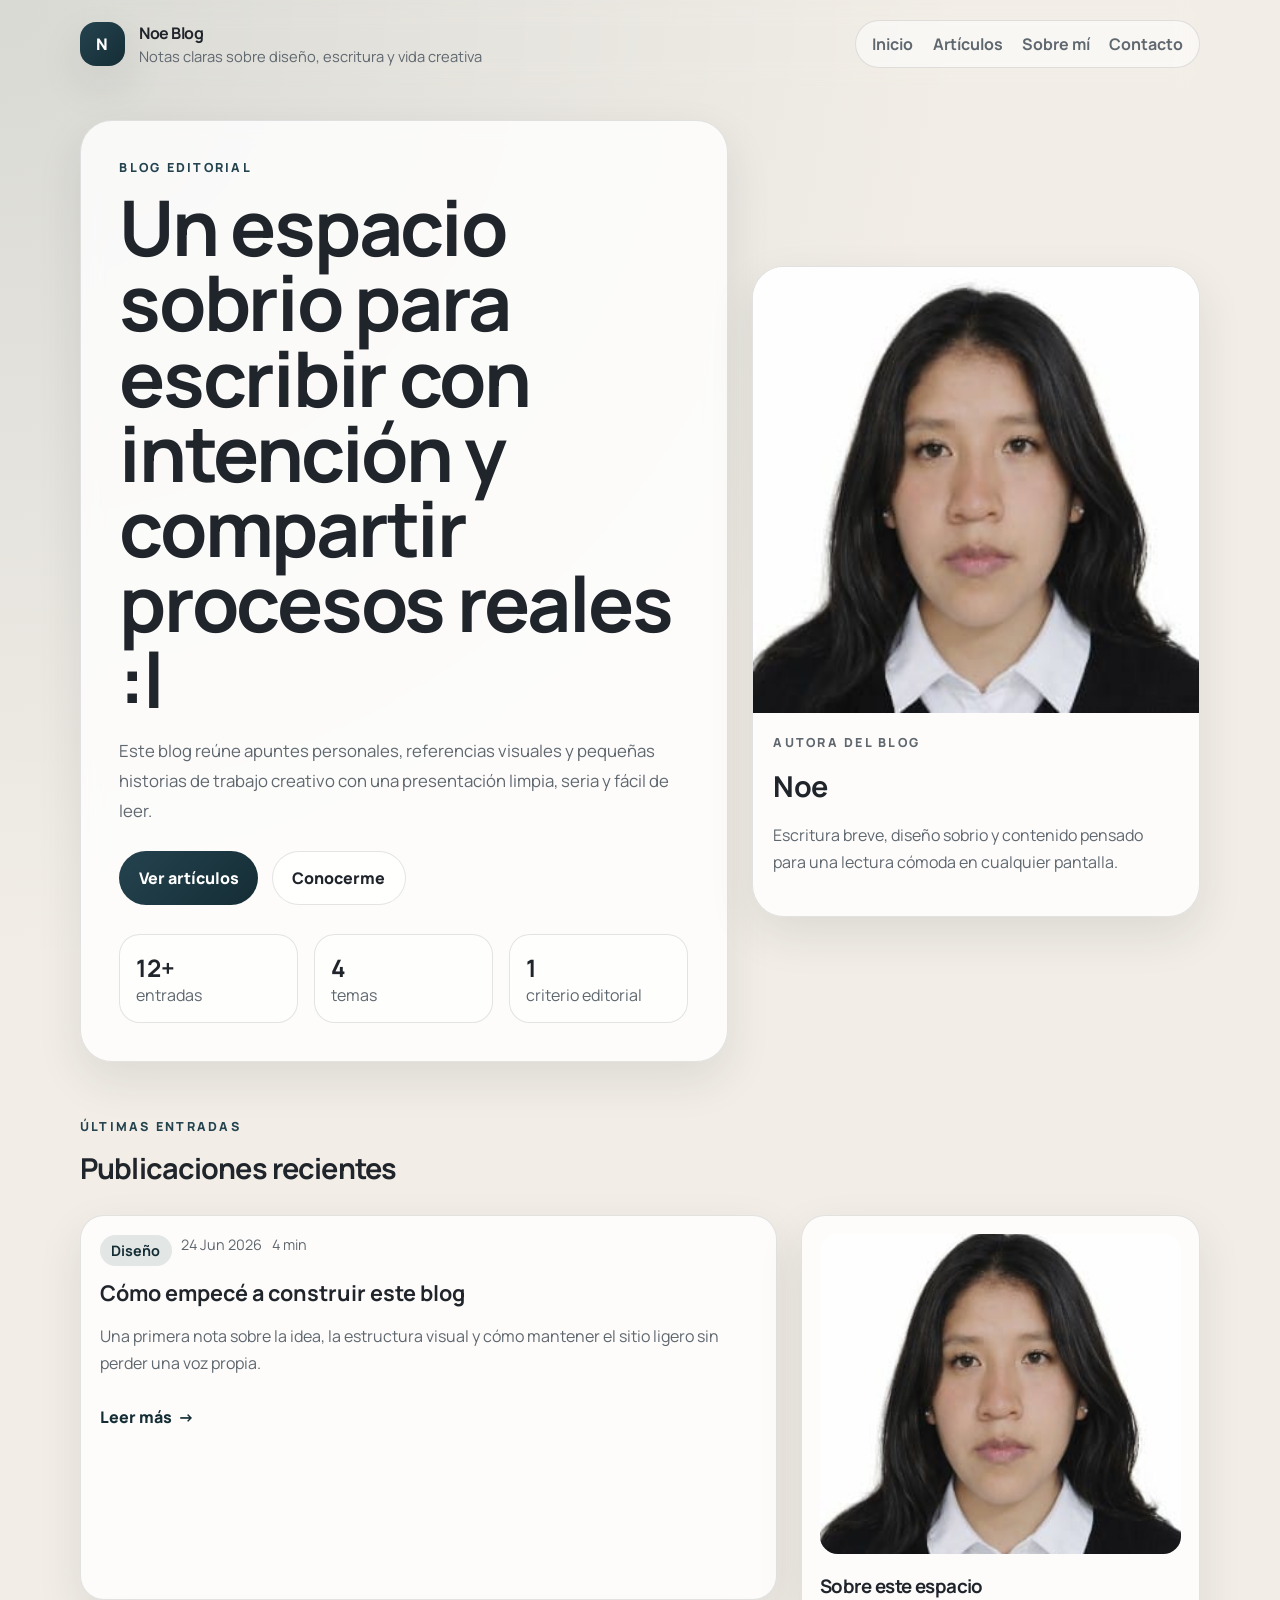
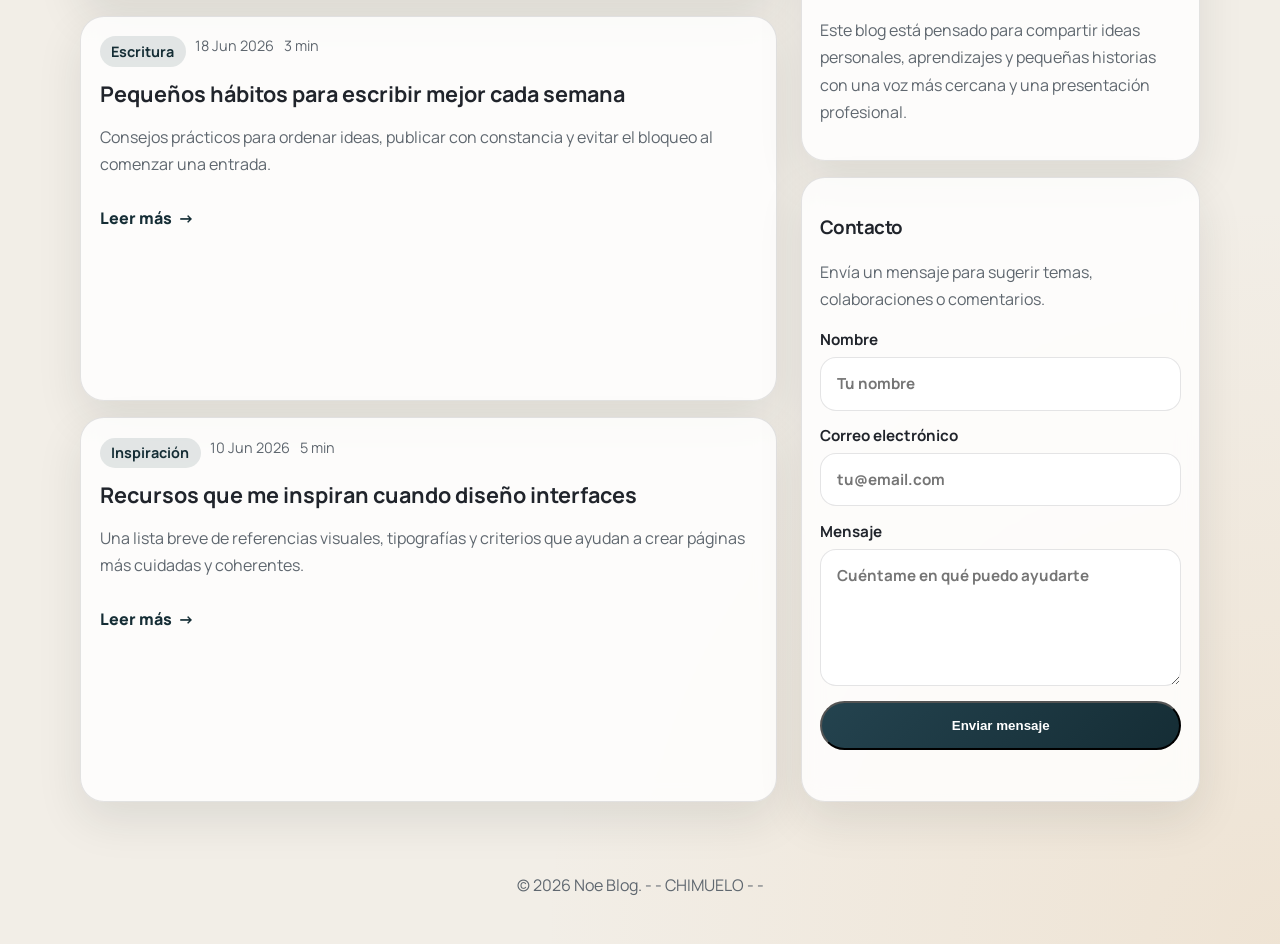
<file: index.html>
<!DOCTYPE html>
<html lang="es">
<head>
  <meta charset="UTF-8">
  <meta name="viewport" content="width=device-width, initial-scale=1.0">
  <title>Noe Blog | Notas y proyectos</title>
  <link rel="preconnect" href="https://fonts.googleapis.com">
  <link rel="preconnect" href="https://fonts.gstatic.com" crossorigin>
  <link href="https://fonts.googleapis.com/css2?family=Manrope:wght@400;500;700;800&display=swap" rel="stylesheet">
  <link rel="stylesheet" href="styles.css">
</head>
<body>
  <header class="site-header">
    <div class="brand">
      <span class="brand-mark">N</span>
      <div>
        <strong>Noe Blog</strong>
        <p>Notas claras sobre diseño, escritura y vida creativa</p>
      </div>
    </div>
    <button class="menu-button" id="menuButton" aria-expanded="false" aria-controls="siteNav">Menú</button>
    <nav class="site-nav" id="siteNav">
      <a href="#inicio">Inicio</a>
      <a href="#articulos">Artículos</a>
      <a href="#sobre-mi">Sobre mí</a>
      <a href="#contacto">Contacto</a>
    </nav>
  </header>

  <main>
    <section class="hero" id="inicio">
      <div class="hero-copy">
        <p class="eyebrow">Blog editorial</p>
        <h1>Un espacio sobrio para escribir con intención y compartir procesos reales :l</h1>
        <p class="lead">
          Este blog reúne apuntes personales, referencias visuales y pequeñas historias
          de trabajo creativo con una presentación limpia, seria y fácil de leer.
        </p>
        <div class="hero-actions">
          <a class="primary-button" href="#articulos">Ver artículos</a>
          <a class="secondary-button" href="#sobre-mi">Conocerme</a>
        </div>
        <ul class="stats">
          <li><strong>12+</strong><span>entradas</span></li>
          <li><strong>4</strong><span>temas</span></li>
          <li><strong>1</strong><span>criterio editorial</span></li>
        </ul>
      </div>

      <div class="hero-card">
        <img src="noe.jpg" alt="Foto de perfil de Noe" class="profile-image">
        <div class="hero-card-copy">
          <p class="card-kicker">Autora del blog</p>
          <h2>Noe</h2>
          <p>Escritura breve, diseño sobrio y contenido pensado para una lectura cómoda en cualquier pantalla.</p>
        </div>
      </div>
    </section>

    <section class="content-grid" id="articulos">
      <div class="section-heading">
        <p class="eyebrow">Últimas entradas</p>
        <h2>Publicaciones recientes</h2>
      </div>

      <div class="posts-grid" id="postsGrid"></div>

      <aside class="sidebar">
        <article class="profile-panel" id="sobre-mi">
          <img src="noe.jpg" alt="Retrato de Noe" class="sidebar-image">
          <h3>Sobre este espacio</h3>
          <p>
            Este blog está pensado para compartir ideas personales, aprendizajes y
            pequeñas historias con una voz más cercana y una presentación profesional.
          </p>
        </article>

        <article class="contact-panel" id="contacto">
          <h3>Contacto</h3>
          <p>Envía un mensaje para sugerir temas, colaboraciones o comentarios.</p>
          <form class="contact-form" id="contactForm">
            <label>
              Nombre
              <input type="text" name="name" placeholder="Tu nombre" required>
            </label>
            <label>
              Correo electrónico
              <input type="email" name="email" placeholder="tu@email.com" required>
            </label>
            <label>
              Mensaje
              <textarea name="message" rows="5" placeholder="Cuéntame en qué puedo ayudarte" required></textarea>
            </label>
            <button type="submit" class="primary-button">Enviar mensaje</button>
            <p class="form-status" id="formStatus" aria-live="polite"></p>
          </form>
        </article>
      </aside>
    </section>
  </main>

  <footer class="site-footer">
    <p>© 2026 Noe Blog.  - - CHIMUELO - -</p>
  </footer>

  <script src="script.js"></script>
</body>
</html>
</file>
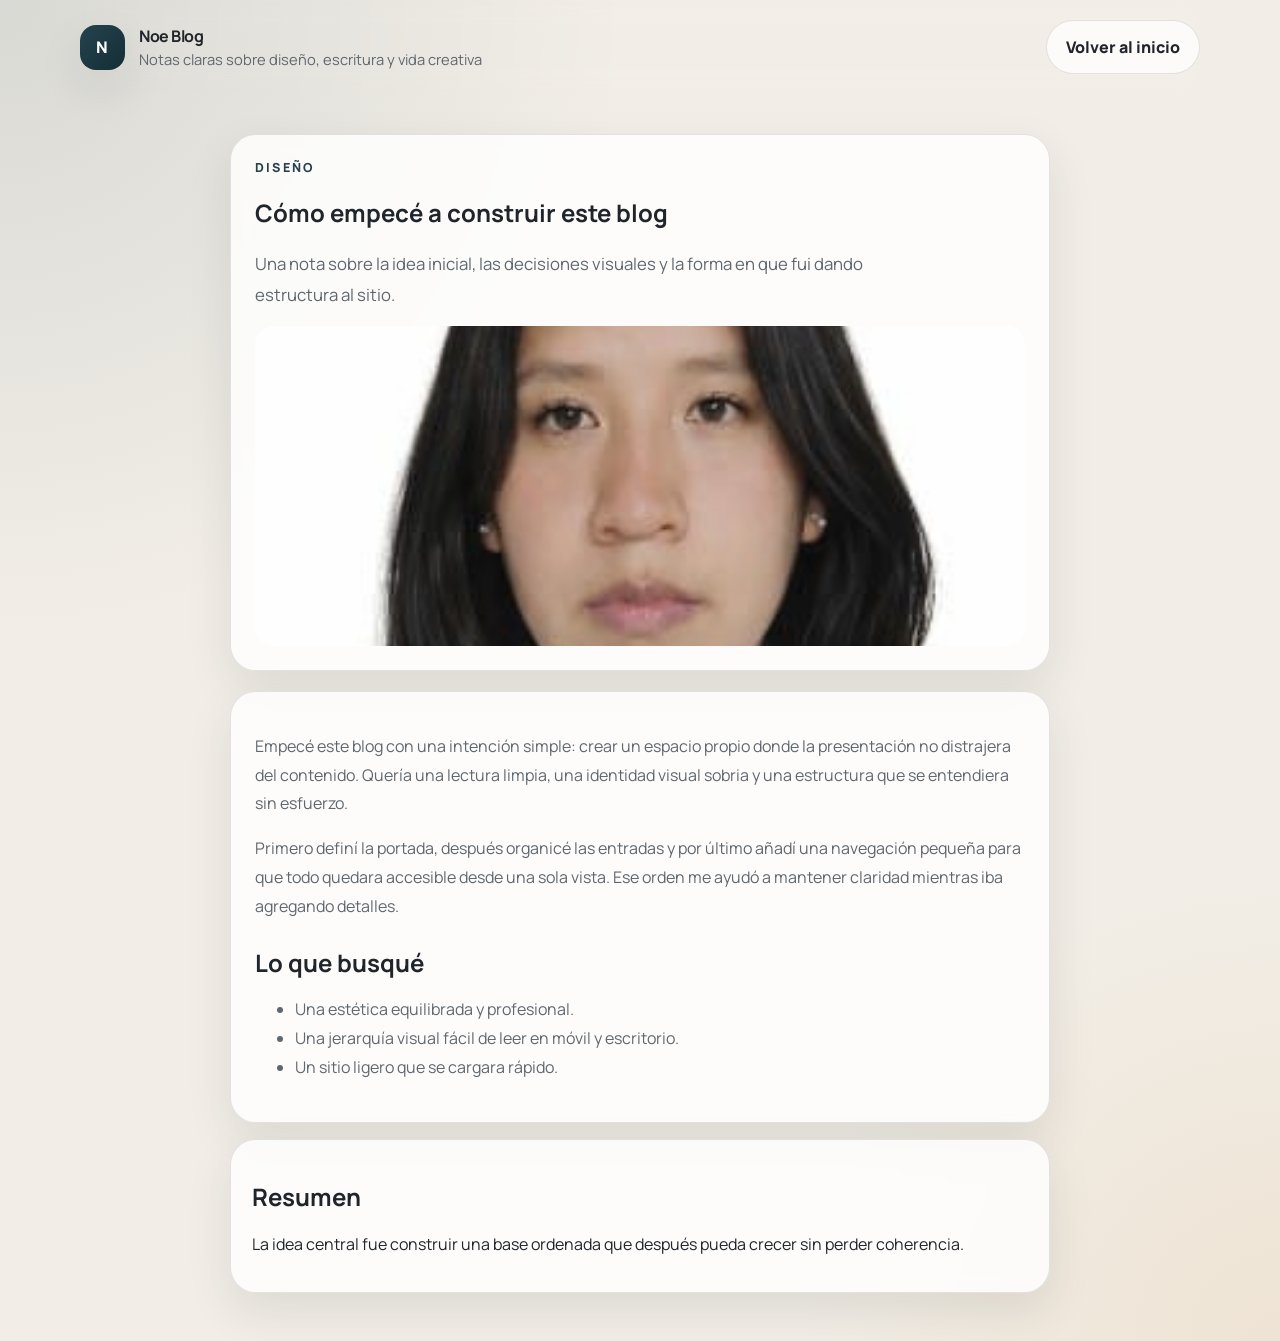
<file: post-1.html>
<!DOCTYPE html>
<html lang="es">
<head>
  <meta charset="UTF-8">
  <meta name="viewport" content="width=device-width, initial-scale=1.0">
  <title>Noe Blog | Cómo empecé a construir este blog</title>
  <link rel="preconnect" href="https://fonts.googleapis.com">
  <link rel="preconnect" href="https://fonts.gstatic.com" crossorigin>
  <link href="https://fonts.googleapis.com/css2?family=Manrope:wght@400;500;700;800&display=swap" rel="stylesheet">
  <link rel="stylesheet" href="styles.css">
</head>
<body>
  <header class="site-header">
    <div class="brand">
      <span class="brand-mark">N</span>
      <div>
        <strong>Noe Blog</strong>
        <p>Notas claras sobre diseño, escritura y vida creativa</p>
      </div>
    </div>
    <a class="secondary-button" href="index.html">Volver al inicio</a>
  </header>

  <main class="article-page">
    <section class="article-hero">
      <p class="eyebrow">Diseño</p>
      <h1>Cómo empecé a construir este blog</h1>
      <p class="lead">Una nota sobre la idea inicial, las decisiones visuales y la forma en que fui dando estructura al sitio.</p>
      <img src="noe.jpg" alt="Retrato de Noe">
    </section>

    <article class="article-content">
      <p>
        Empecé este blog con una intención simple: crear un espacio propio donde la
        presentación no distrajera del contenido. Quería una lectura limpia, una
        identidad visual sobria y una estructura que se entendiera sin esfuerzo.
      </p>
      <p>
        Primero definí la portada, después organicé las entradas y por último añadí
        una navegación pequeña para que todo quedara accesible desde una sola vista.
        Ese orden me ayudó a mantener claridad mientras iba agregando detalles.
      </p>
      <h2>Lo que busqué</h2>
      <ul>
        <li>Una estética equilibrada y profesional.</li>
        <li>Una jerarquía visual fácil de leer en móvil y escritorio.</li>
        <li>Un sitio ligero que se cargara rápido.</li>
      </ul>
    </article>

    <aside class="article-card">
      <h2>Resumen</h2>
      <p>La idea central fue construir una base ordenada que después pueda crecer sin perder coherencia.</p>
    </aside>
  </main>
</body>
</html>
</file>
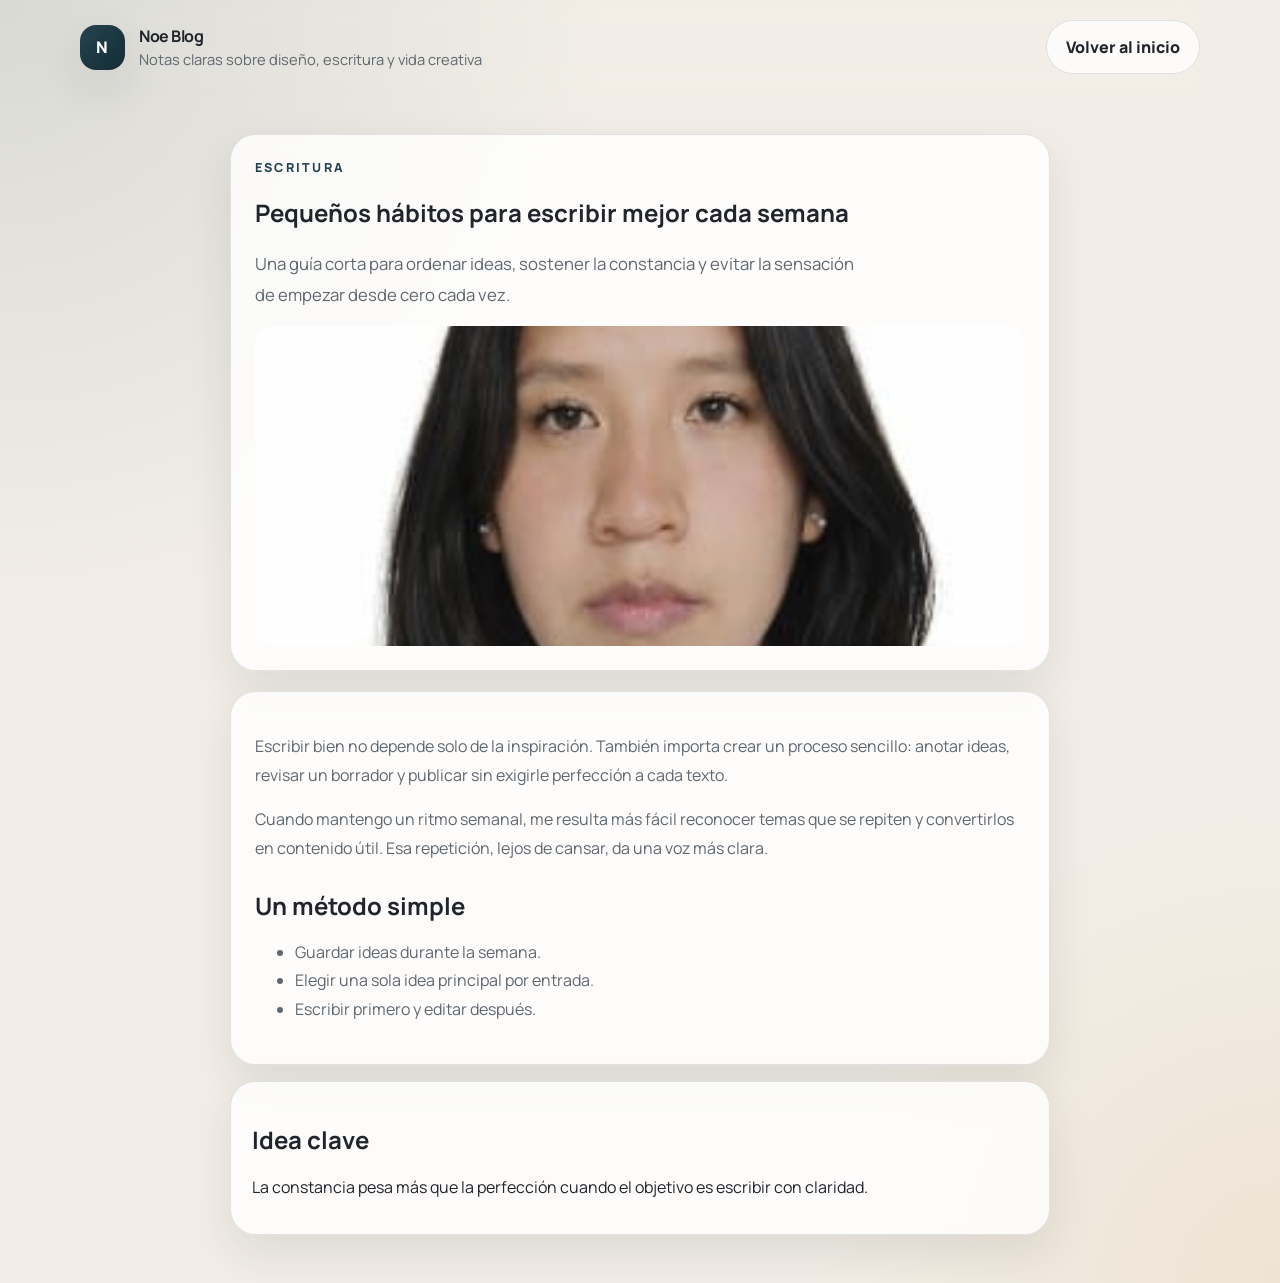
<file: post-2.html>
<!DOCTYPE html>
<html lang="es">
<head>
  <meta charset="UTF-8">
  <meta name="viewport" content="width=device-width, initial-scale=1.0">
  <title>Noe Blog | Pequeños hábitos para escribir mejor cada semana</title>
  <link rel="preconnect" href="https://fonts.googleapis.com">
  <link rel="preconnect" href="https://fonts.gstatic.com" crossorigin>
  <link href="https://fonts.googleapis.com/css2?family=Manrope:wght@400;500;700;800&display=swap" rel="stylesheet">
  <link rel="stylesheet" href="styles.css">
</head>
<body>
  <header class="site-header">
    <div class="brand">
      <span class="brand-mark">N</span>
      <div>
        <strong>Noe Blog</strong>
        <p>Notas claras sobre diseño, escritura y vida creativa</p>
      </div>
    </div>
    <a class="secondary-button" href="index.html">Volver al inicio</a>
  </header>

  <main class="article-page">
    <section class="article-hero">
      <p class="eyebrow">Escritura</p>
      <h1>Pequeños hábitos para escribir mejor cada semana</h1>
      <p class="lead">Una guía corta para ordenar ideas, sostener la constancia y evitar la sensación de empezar desde cero cada vez.</p>
      <img src="noe.jpg" alt="Retrato de Noe">
    </section>

    <article class="article-content">
      <p>
        Escribir bien no depende solo de la inspiración. También importa crear un
        proceso sencillo: anotar ideas, revisar un borrador y publicar sin exigirle
        perfección a cada texto.
      </p>
      <p>
        Cuando mantengo un ritmo semanal, me resulta más fácil reconocer temas que se
        repiten y convertirlos en contenido útil. Esa repetición, lejos de cansar,
        da una voz más clara.
      </p>
      <h2>Un método simple</h2>
      <ul>
        <li>Guardar ideas durante la semana.</li>
        <li>Elegir una sola idea principal por entrada.</li>
        <li>Escribir primero y editar después.</li>
      </ul>
    </article>

    <aside class="article-card">
      <h2>Idea clave</h2>
      <p>La constancia pesa más que la perfección cuando el objetivo es escribir con claridad.</p>
    </aside>
  </main>
</body>
</html>
</file>
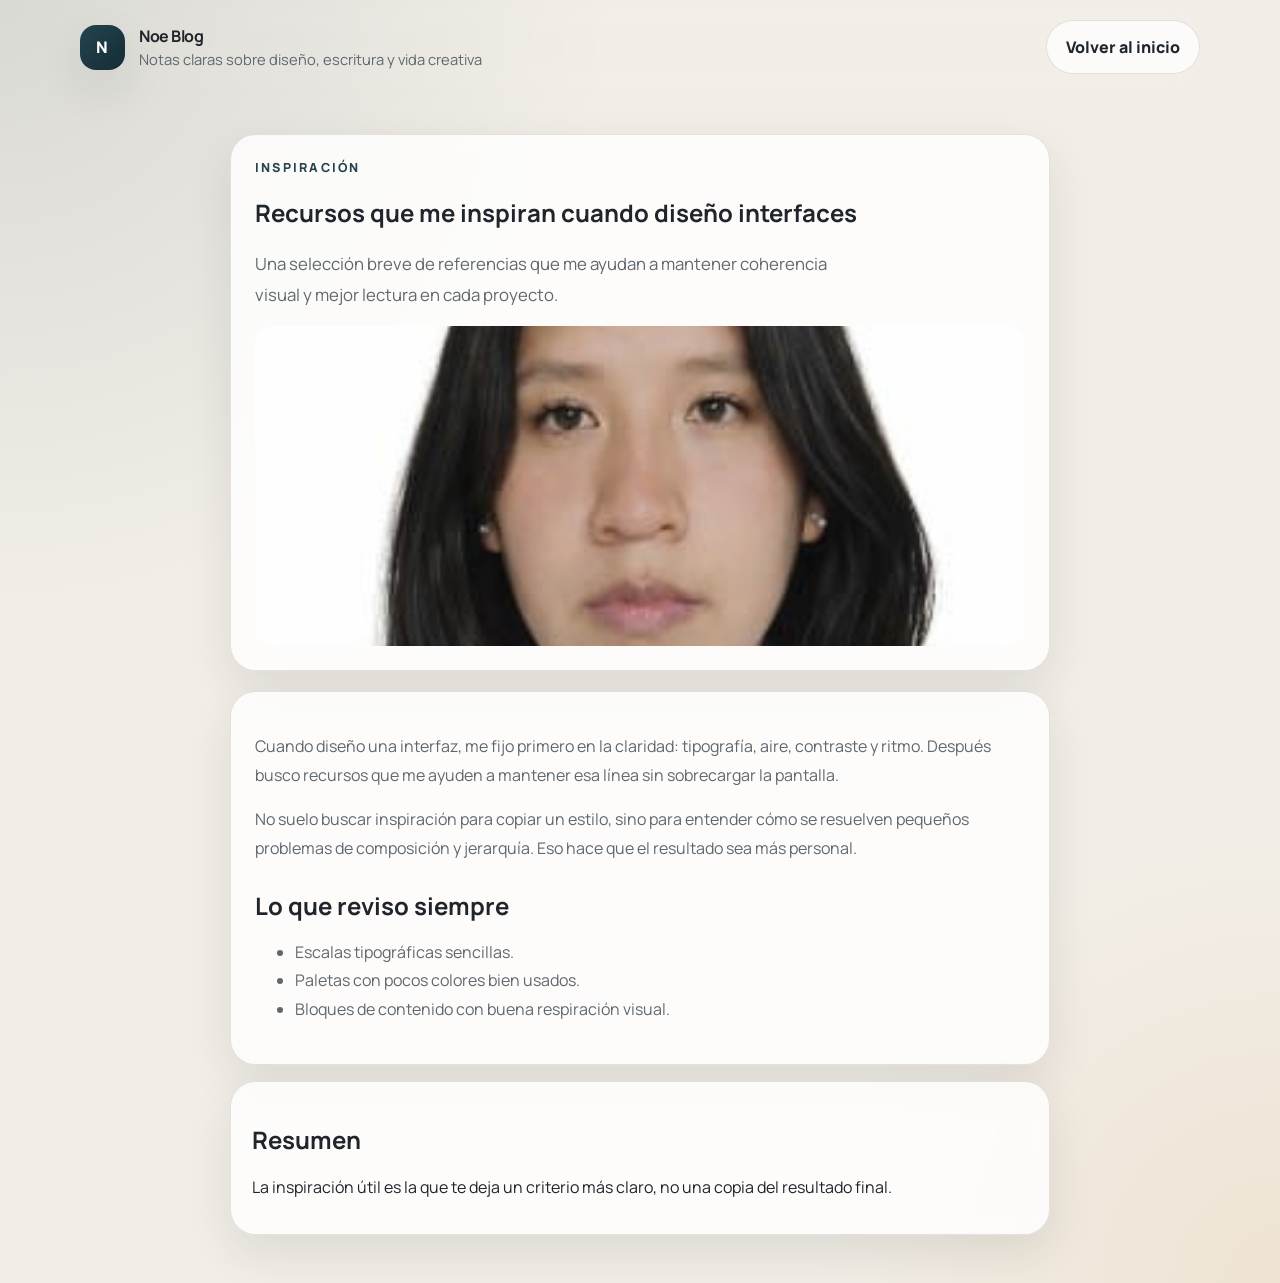
<file: post-3.html>
<!DOCTYPE html>
<html lang="es">
<head>
  <meta charset="UTF-8">
  <meta name="viewport" content="width=device-width, initial-scale=1.0">
  <title>Noe Blog | Recursos que me inspiran cuando diseño interfaces</title>
  <link rel="preconnect" href="https://fonts.googleapis.com">
  <link rel="preconnect" href="https://fonts.gstatic.com" crossorigin>
  <link href="https://fonts.googleapis.com/css2?family=Manrope:wght@400;500;700;800&display=swap" rel="stylesheet">
  <link rel="stylesheet" href="styles.css">
</head>
<body>
  <header class="site-header">
    <div class="brand">
      <span class="brand-mark">N</span>
      <div>
        <strong>Noe Blog</strong>
        <p>Notas claras sobre diseño, escritura y vida creativa</p>
      </div>
    </div>
    <a class="secondary-button" href="index.html">Volver al inicio</a>
  </header>

  <main class="article-page">
    <section class="article-hero">
      <p class="eyebrow">Inspiración</p>
      <h1>Recursos que me inspiran cuando diseño interfaces</h1>
      <p class="lead">Una selección breve de referencias que me ayudan a mantener coherencia visual y mejor lectura en cada proyecto.</p>
      <img src="noe.jpg" alt="Retrato de Noe">
    </section>

    <article class="article-content">
      <p>
        Cuando diseño una interfaz, me fijo primero en la claridad: tipografía, aire,
        contraste y ritmo. Después busco recursos que me ayuden a mantener esa línea
        sin sobrecargar la pantalla.
      </p>
      <p>
        No suelo buscar inspiración para copiar un estilo, sino para entender cómo
        se resuelven pequeños problemas de composición y jerarquía. Eso hace que el
        resultado sea más personal.
      </p>
      <h2>Lo que reviso siempre</h2>
      <ul>
        <li>Escalas tipográficas sencillas.</li>
        <li>Paletas con pocos colores bien usados.</li>
        <li>Bloques de contenido con buena respiración visual.</li>
      </ul>
    </article>

    <aside class="article-card">
      <h2>Resumen</h2>
      <p>La inspiración útil es la que te deja un criterio más claro, no una copia del resultado final.</p>
    </aside>
  </main>
</body>
</html>
</file>
<file: styles.css>
:root {
  --bg: #f2eee7;
  --surface: rgba(255, 255, 255, 0.82);
  --surface-strong: #ffffff;
  --text: #20242b;
  --muted: #5f676f;
  --accent: #24434f;
  --accent-strong: #152d35;
  --highlight: #d8a15d;
  --border: rgba(32, 36, 43, 0.12);
  --shadow: 0 18px 45px rgba(32, 36, 43, 0.1);
}

* {
  box-sizing: border-box;
}

html {
  scroll-behavior: smooth;
}

body {
  margin: 0;
  font-family: 'Manrope', sans-serif;
  color: var(--text);
  background:
    radial-gradient(circle at top left, rgba(36, 67, 79, 0.12), transparent 34%),
    radial-gradient(circle at bottom right, rgba(216, 161, 93, 0.14), transparent 26%),
    var(--bg);
}

a {
  color: inherit;
  text-decoration: none;
}

img {
  display: block;
  max-width: 100%;
}

.site-header,
.hero,
.content-grid,
.site-footer {
  width: min(1120px, calc(100% - 2rem));
  margin: 0 auto;
}

.site-header {
  display: flex;
  align-items: center;
  justify-content: space-between;
  gap: 1rem;
  padding: 1.25rem 0;
  position: sticky;
  top: 0;
  z-index: 20;
  backdrop-filter: blur(14px);
}

.brand {
  display: flex;
  align-items: center;
  gap: 0.9rem;
}

.brand-mark {
  width: 2.8rem;
  height: 2.8rem;
  border-radius: 1rem;
  display: grid;
  place-items: center;
  background: linear-gradient(135deg, var(--accent), var(--accent-strong));
  color: white;
  font-weight: 800;
  box-shadow: var(--shadow);
}

.brand strong,
.section-heading h2,
.hero-copy h1,
.hero-card h2,
.sidebar h3 {
  letter-spacing: -0.03em;
}

.brand p {
  margin: 0.1rem 0 0;
  color: var(--muted);
  font-size: 0.92rem;
}

.site-nav {
  display: flex;
  align-items: center;
  gap: 1.2rem;
  padding: 0.75rem 1rem;
  border: 1px solid var(--border);
  border-radius: 999px;
  background: rgba(255, 255, 255, 0.54);
}

.site-nav a {
  color: var(--muted);
  font-weight: 700;
}

.site-nav a:hover {
  color: var(--accent-strong);
}

.menu-button {
  display: none;
  border: 1px solid var(--border);
  background: var(--surface-strong);
  border-radius: 999px;
  padding: 0.8rem 1rem;
  font: inherit;
  font-weight: 700;
}

.hero {
  display: grid;
  grid-template-columns: 1.3fr 0.9fr;
  gap: 1.5rem;
  padding: 2rem 0 2.5rem;
  align-items: center;
}

.hero-copy,
.hero-card,
.posts-grid article,
.profile-panel,
.contact-panel {
  background: var(--surface);
  border: 1px solid var(--border);
  box-shadow: var(--shadow);
  backdrop-filter: blur(10px);
}

.hero-copy {
  border-radius: 2rem;
  padding: clamp(1.5rem, 3vw, 3rem);
}

.eyebrow,
.card-kicker {
  margin: 0 0 0.8rem;
  text-transform: uppercase;
  letter-spacing: 0.18em;
  color: var(--accent);
  font-size: 0.78rem;
  font-weight: 800;
}

.hero-copy h1 {
  margin: 0;
  font-size: clamp(2.6rem, 6vw, 4.8rem);
  line-height: 0.98;
}

.lead {
  margin: 1.25rem 0 0;
  max-width: 38rem;
  color: var(--muted);
  font-size: 1.05rem;
  line-height: 1.8;
}

.hero-actions {
  display: flex;
  flex-wrap: wrap;
  gap: 0.9rem;
  margin-top: 1.5rem;
}

.primary-button,
.secondary-button {
  display: inline-flex;
  align-items: center;
  justify-content: center;
  border-radius: 999px;
  padding: 0.95rem 1.2rem;
  font-weight: 800;
}

.primary-button {
  background: linear-gradient(135deg, var(--accent), var(--accent-strong));
  color: white;
}

.secondary-button {
  border: 1px solid var(--border);
  background: rgba(255, 255, 255, 0.75);
}

.stats {
  list-style: none;
  display: grid;
  grid-template-columns: repeat(3, minmax(0, 1fr));
  gap: 1rem;
  padding: 0;
  margin: 1.8rem 0 0;
}

.stats li {
  padding: 1rem;
  border-radius: 1.3rem;
  background: rgba(255, 255, 255, 0.55);
  border: 1px solid var(--border);
}

.stats strong {
  display: block;
  font-size: 1.5rem;
}

.stats span {
  color: var(--muted);
}

.hero-card {
  border-radius: 2rem;
  overflow: hidden;
}

.profile-image {
  width: 100%;
  aspect-ratio: 1 / 1;
  object-fit: cover;
  object-position: center top;
}

.hero-card-copy {
  padding: 1.2rem 1.3rem 1.45rem;
}

.hero-card-copy h2,
.section-heading h2 {
  margin: 0;
  font-size: 1.8rem;
}

.hero-card-copy p,
.sidebar p,
.contact-panel p,
.posts-grid p {
  color: var(--muted);
  line-height: 1.7;
}

.content-grid {
  display: grid;
  grid-template-columns: 1.4fr 0.8fr;
  gap: 1.5rem;
  padding: 1rem 0 3.5rem;
}

.section-heading {
  grid-column: 1 / -1;
  margin-bottom: 0.2rem;
}

.posts-grid {
  display: grid;
  gap: 1rem;
}

.posts-grid article {
  border-radius: 1.5rem;
  padding: 1.2rem;
}

.post-meta {
  display: flex;
  flex-wrap: wrap;
  gap: 0.6rem;
  margin-bottom: 0.75rem;
  color: var(--muted);
  font-size: 0.9rem;
}

.tag {
  display: inline-flex;
  align-items: center;
  border-radius: 999px;
  background: rgba(36, 67, 79, 0.12);
  color: var(--accent-strong);
  padding: 0.35rem 0.7rem;
  font-weight: 700;
}

.posts-grid h3 {
  margin: 0 0 0.4rem;
  font-size: 1.35rem;
}

.read-more {
  display: inline-flex;
  margin-top: 0.8rem;
  font-weight: 800;
  color: var(--accent-strong);
}

.read-more::after {
  content: '→';
  margin-left: 0.35rem;
}

.sidebar {
  display: grid;
  gap: 1rem;
}

.profile-panel,
.contact-panel {
  border-radius: 1.5rem;
  padding: 1.1rem;
}

.sidebar-image {
  width: 100%;
  max-height: 320px;
  object-fit: cover;
  border-radius: 1.1rem;
  margin-bottom: 1rem;
}

.contact-panel a {
  color: var(--accent-strong);
  font-weight: 800;
}

.contact-form {
  display: grid;
  gap: 0.9rem;
  margin-top: 0.75rem;
}

.contact-form label {
  display: grid;
  gap: 0.45rem;
  font-size: 0.95rem;
  font-weight: 700;
}

.contact-form input,
.contact-form textarea {
  width: 100%;
  border: 1px solid var(--border);
  border-radius: 1rem;
  padding: 0.95rem 1rem;
  font: inherit;
  color: var(--text);
  background: rgba(255, 255, 255, 0.9);
  resize: vertical;
}

.contact-form input:focus,
.contact-form textarea:focus {
  outline: 2px solid rgba(36, 67, 79, 0.18);
  border-color: rgba(36, 67, 79, 0.35);
}

.form-status {
  margin: 0;
  min-height: 1.2em;
  color: var(--accent-strong);
  font-weight: 700;
}

.site-footer {
  padding: 0 0 2rem;
  color: var(--muted);
  text-align: center;
}

.article-page {
  width: min(820px, calc(100% - 2rem));
  margin: 0 auto;
  padding: 1.5rem 0 3rem;
}

.article-hero,
.article-content,
.article-card {
  background: var(--surface);
  border: 1px solid var(--border);
  box-shadow: var(--shadow);
  backdrop-filter: blur(10px);
  border-radius: 1.6rem;
}

.article-hero {
  padding: 1.5rem;
  margin-top: 1rem;
}

.article-hero img {
  width: 100%;
  height: 320px;
  object-fit: cover;
  border-radius: 1.2rem;
  margin-top: 1rem;
}

.article-content {
  padding: 1.5rem;
  margin-top: 1.25rem;
}

.article-content p,
.article-content li {
  color: var(--muted);
  line-height: 1.8;
}

.article-content h2 {
  margin-top: 1.6rem;
  margin-bottom: 0.5rem;
}

.article-card {
  padding: 1.3rem;
  margin-top: 1rem;
}

.fade-in {
  animation: fadeUp 0.6s ease both;
}

@keyframes fadeUp {
  from {
    opacity: 0;
    transform: translateY(16px);
  }
  to {
    opacity: 1;
    transform: translateY(0);
  }
}

@media (max-width: 900px) {
  .hero,
  .content-grid {
    grid-template-columns: 1fr;
  }

  .site-header {
    align-items: flex-start;
  }

  .site-nav {
    display: none;
    width: 100%;
    flex-direction: column;
    align-items: flex-start;
    border-radius: 1.25rem;
  }

  .site-nav.is-open {
    display: flex;
  }

  .menu-button {
    display: inline-flex;
  }

  .stats {
    grid-template-columns: 1fr;
  }
}

@media (max-width: 640px) {
  .site-header,
  .hero,
  .content-grid {
    width: min(100% - 1rem, 1120px);
  }

  .site-header {
    padding-top: 1rem;
  }

  .hero-copy h1 {
    font-size: clamp(2.2rem, 13vw, 3.2rem);
  }

  .hero-copy,
  .hero-card,
  .posts-grid article,
  .profile-panel,
  .contact-panel,
  .article-hero,
  .article-content,
  .article-card {
    border-radius: 1.35rem;
  }

  .article-hero img {
    height: 240px;
  }
}
</file>
